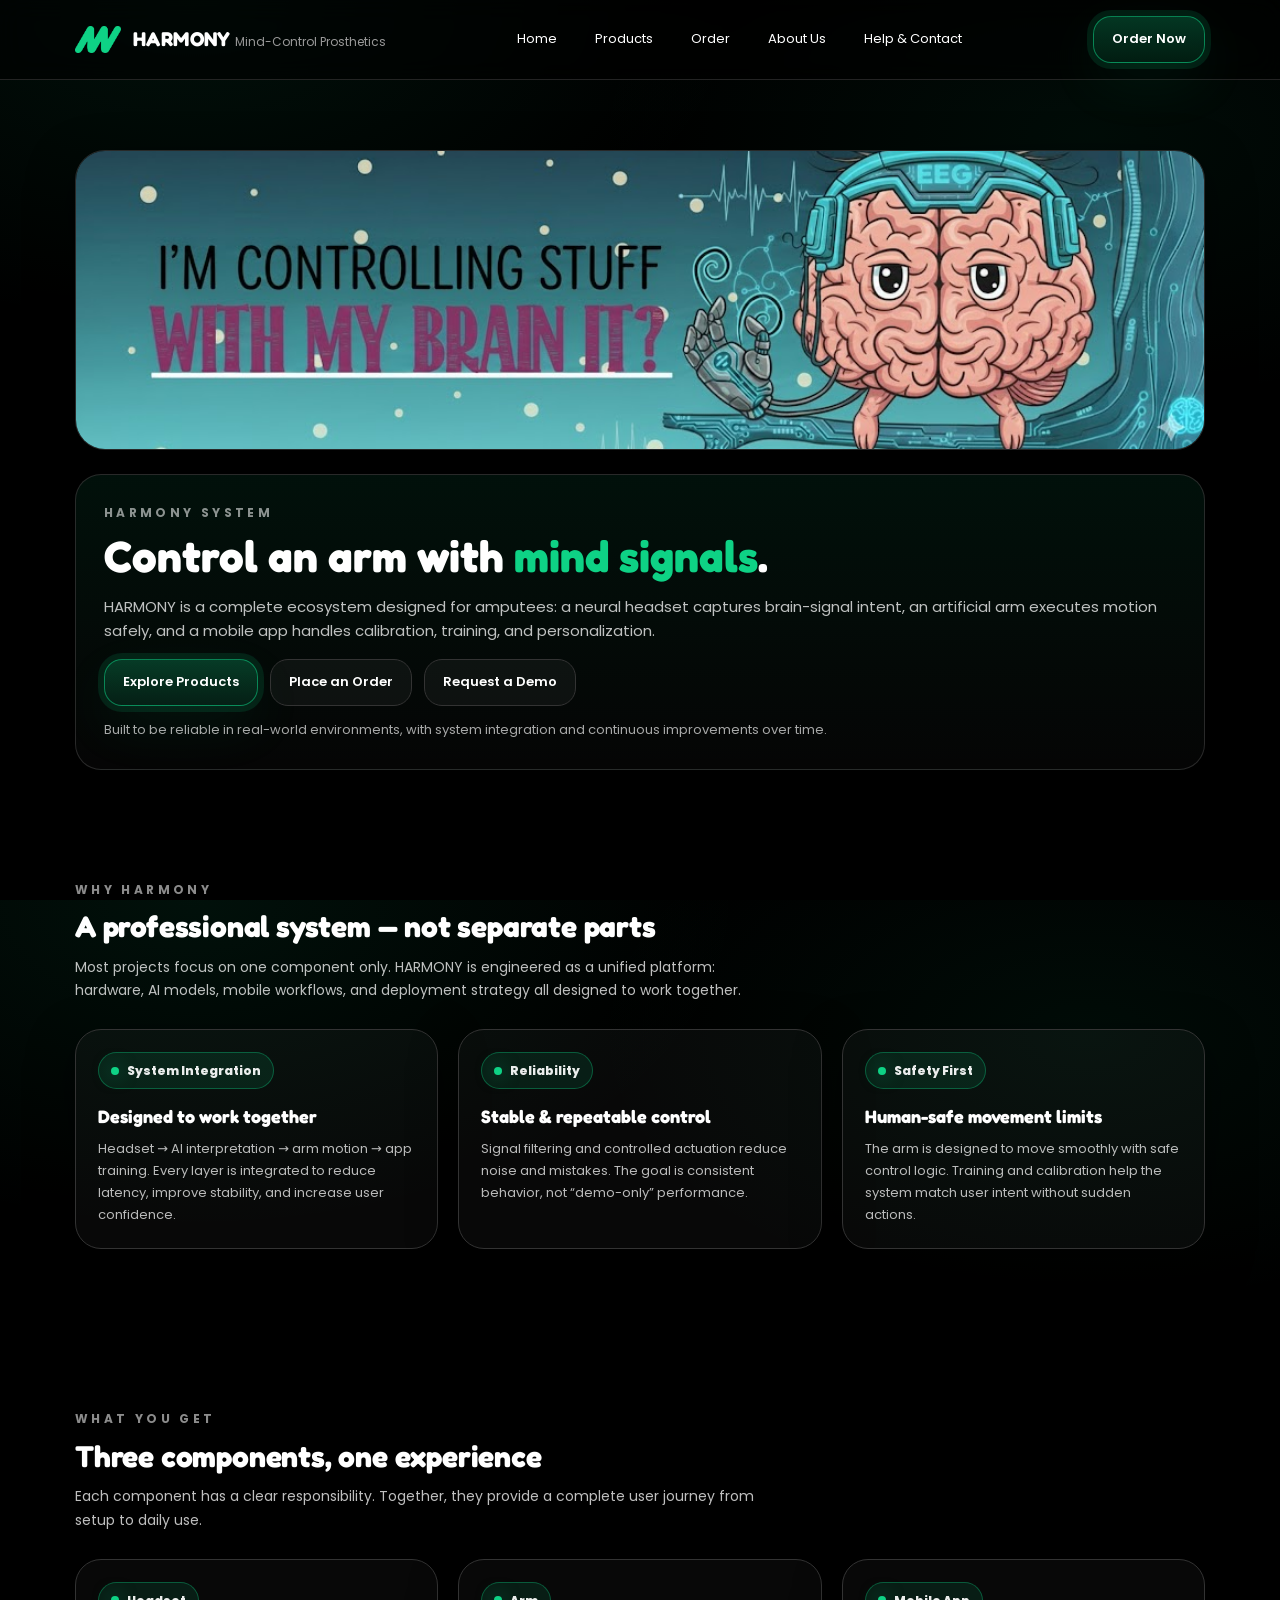
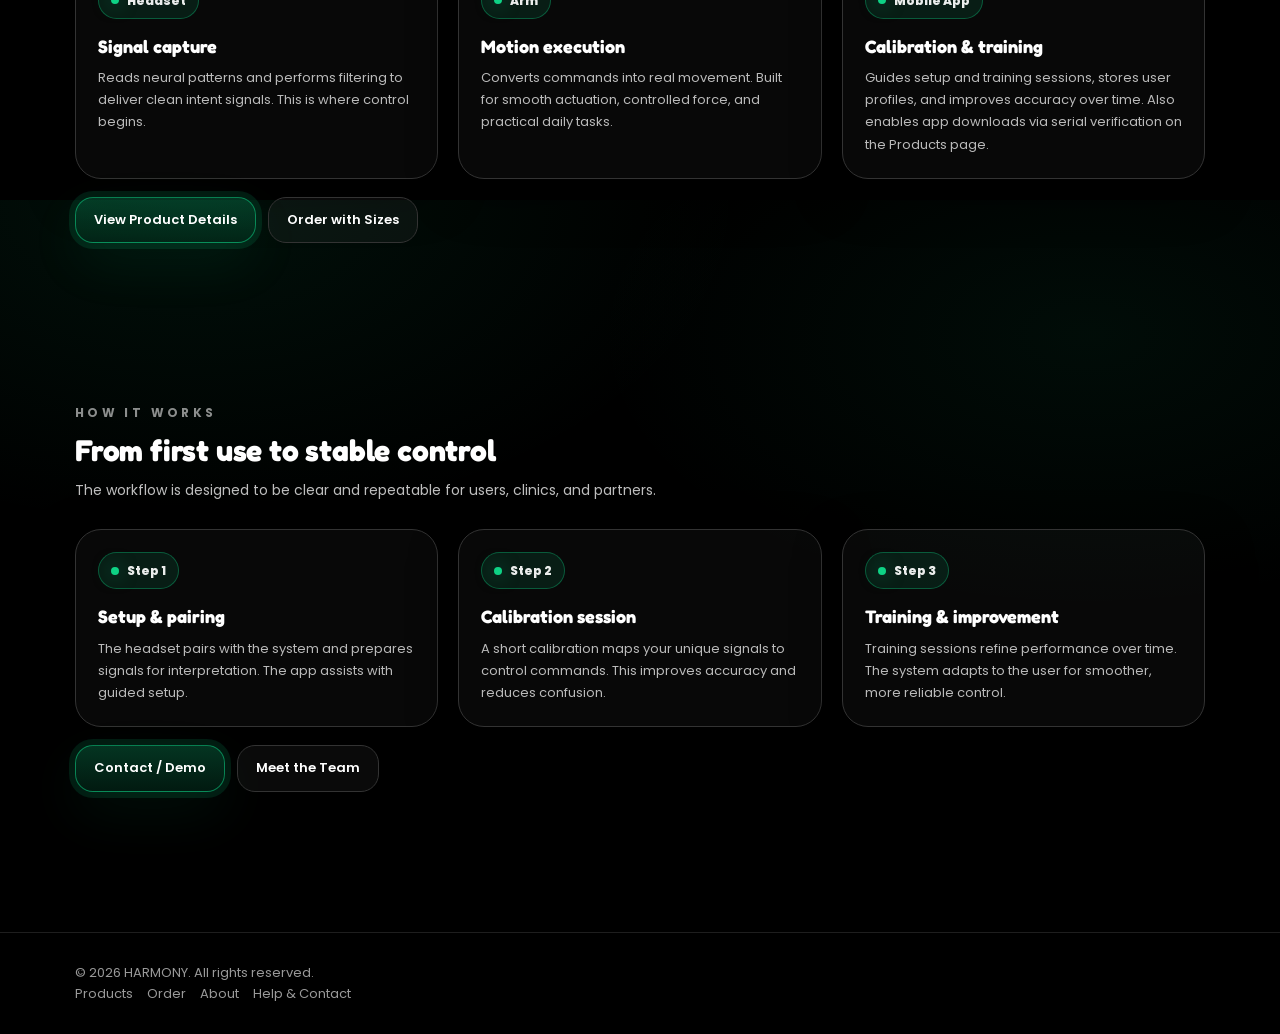
<file: index.html>
<!DOCTYPE html>
<html lang="en">

<head>
    <meta charset="utf-8" />
    <meta name="viewport" content="width=device-width, initial-scale=1" />
    <title>HARMONY — Home</title>

    <!-- Fonts: Display (CUSHY-like) + Body -->
    <link rel="preconnect" href="https://fonts.googleapis.com">
    <link rel="preconnect" href="https://fonts.gstatic.com" crossorigin>
    <link href="https://fonts.googleapis.com/css2?family=Fredoka:wght@500;600;700&family=Poppins:wght@400;600;700&display=swap" rel="stylesheet">

    <link rel="stylesheet" href="styles.css" />
</head>

<body>
    <!-- NAV -->
    <header class="nav">
        <div class="container">
            <div class="nav-inner">
                <a class="brand" href="index.html">
                    <img src="logo.png" alt="HARMONY logo" />
                    <div class="name">
                        <strong>HARMONY</strong>
                        <span>Mind-Control Prosthetics</span>
                    </div>
                </a>

                <nav class="links">
                    <a href="index.html">Home</a>
                    <a href="products.html">Products</a>
                    <a href="order.html">Order</a>
                    <a href="about.html">About Us</a>
                    <a href="help-contact.html">Help & Contact</a>
                </nav>

                <a class="btn primary" href="order.html">Order Now</a>
            </div>
        </div>
    </header>

    <!-- HERO: PHOTO FIRST -->
    <main class="hero">
        <div class="container">
            <div class="hero-grid">

                <!-- Big Banner Image FIRST -->
                <aside class="hero-media" aria-label="HARMONY Banner">
                    <img src="home.png" alt="HARMONY mind-controlled prosthetic system banner" />
                </aside>

                <!-- Text Block -->
                <section class="hero-card">
                    <p class="kicker">HARMONY SYSTEM</p>
                    <h1 class="hero-title">Control an arm with <span class="accent">mind signals</span>.</h1>
                    <p class="hero-sub">
                        HARMONY is a complete ecosystem designed for amputees: a neural headset captures brain-signal intent, an artificial arm executes motion safely, and a mobile app handles calibration, training, and personalization.
                    </p>

                    <div style="display:flex; gap:12px; flex-wrap:wrap; margin-top:16px;">
                        <a class="btn primary" href="products.html">Explore Products</a>
                        <a class="btn" href="order.html">Place an Order</a>
                        <a class="btn" href="help-contact.html">Request a Demo</a>
                    </div>

                    <p style="margin:14px 0 0; color:rgba(255,255,255,.65); font-size:13px;">
                        Built to be reliable in real-world environments, with system integration and continuous improvements over time.
                    </p>
                </section>

            </div>
        </div>
    </main>

    <!-- SECTION 1: VALUE PROPOSITION -->
    <section class="section">
        <div class="container">
            <p class="kicker">WHY HARMONY</p>
            <h2 class="h2">A professional system — not separate parts</h2>
            <p class="lead">
                Most projects focus on one component only. HARMONY is engineered as a unified platform: hardware, AI models, mobile workflows, and deployment strategy all designed to work together.
            </p>

            <div class="grid-3">
                <div class="card feature">
                    <div class="icon-pill"><span class="icon-dot"></span> System Integration</div>
                    <h3>Designed to work together</h3>
                    <p>
                        Headset → AI interpretation → arm motion → app training. Every layer is integrated to reduce latency, improve stability, and increase user confidence.
                    </p>
                </div>

                <div class="card feature">
                    <div class="icon-pill"><span class="icon-dot"></span> Reliability</div>
                    <h3>Stable & repeatable control</h3>
                    <p>
                        Signal filtering and controlled actuation reduce noise and mistakes. The goal is consistent behavior, not “demo-only” performance.
                    </p>
                </div>

                <div class="card feature">
                    <div class="icon-pill"><span class="icon-dot"></span> Safety First</div>
                    <h3>Human-safe movement limits</h3>
                    <p>
                        The arm is designed to move smoothly with safe control logic. Training and calibration help the system match user intent without sudden actions.
                    </p>
                </div>
            </div>
        </div>
    </section>

    <!-- SECTION 2: COMPONENTS (3 PARTS) -->
    <section class="section">
        <div class="container">
            <p class="kicker">WHAT YOU GET</p>
            <h2 class="h2">Three components, one experience</h2>
            <p class="lead">
                Each component has a clear responsibility. Together, they provide a complete user journey from setup to daily use.
            </p>

            <div class="grid-3">
                <div class="card feature">
                    <div class="icon-pill"><span class="icon-dot"></span> Headset</div>
                    <h3>Signal capture</h3>
                    <p>
                        Reads neural patterns and performs filtering to deliver clean intent signals. This is where control begins.
                    </p>
                </div>

                <div class="card feature">
                    <div class="icon-pill"><span class="icon-dot"></span> Arm</div>
                    <h3>Motion execution</h3>
                    <p>
                        Converts commands into real movement. Built for smooth actuation, controlled force, and practical daily tasks.
                    </p>
                </div>

                <div class="card feature">
                    <div class="icon-pill"><span class="icon-dot"></span> Mobile App</div>
                    <h3>Calibration & training</h3>
                    <p>
                        Guides setup and training sessions, stores user profiles, and improves accuracy over time. Also enables app downloads via serial verification on the Products page.
                    </p>
                </div>
            </div>

            <div style="margin-top:18px; display:flex; gap:12px; flex-wrap:wrap;">
                <a class="btn primary" href="products.html">View Product Details</a>
                <a class="btn" href="order.html">Order with Sizes</a>
            </div>
        </div>
    </section>

    <!-- SECTION 3: HOW IT WORKS -->
    <section class="section">
        <div class="container">
            <p class="kicker">HOW IT WORKS</p>
            <h2 class="h2">From first use to stable control</h2>
            <p class="lead">
                The workflow is designed to be clear and repeatable for users, clinics, and partners.
            </p>

            <div class="grid-3">
                <div class="card feature">
                    <div class="icon-pill"><span class="icon-dot"></span> Step 1</div>
                    <h3>Setup & pairing</h3>
                    <p>
                        The headset pairs with the system and prepares signals for interpretation. The app assists with guided setup.
                    </p>
                </div>

                <div class="card feature">
                    <div class="icon-pill"><span class="icon-dot"></span> Step 2</div>
                    <h3>Calibration session</h3>
                    <p>
                        A short calibration maps your unique signals to control commands. This improves accuracy and reduces confusion.
                    </p>
                </div>

                <div class="card feature">
                    <div class="icon-pill"><span class="icon-dot"></span> Step 3</div>
                    <h3>Training & improvement</h3>
                    <p>
                        Training sessions refine performance over time. The system adapts to the user for smoother, more reliable control.
                    </p>
                </div>
            </div>

            <div style="margin-top:18px; display:flex; gap:12px; flex-wrap:wrap;">
                <a class="btn primary" href="help-contact.html">Contact / Demo</a>
                <a class="btn" href="about.html">Meet the Team</a>
            </div>
        </div>
    </section>

    <!-- FOOTER -->
    <footer class="footer">
        <div class="container">
            <div class="footer-inner">
                <div>© <span id="year"></span> HARMONY. All rights reserved.</div>
                <div style="display:flex; gap:14px; flex-wrap:wrap;">
                    <a href="products.html">Products</a>
                    <a href="order.html">Order</a>
                    <a href="about.html">About</a>
                    <a href="help-contact.html">Help & Contact</a>
                </div>
            </div>
        </div>
    </footer>

    <script src="app.js"></script>
    <script>
        document.getElementById("year").textContent = new Date().getFullYear();
    </script>
</body>

</html>
</file>
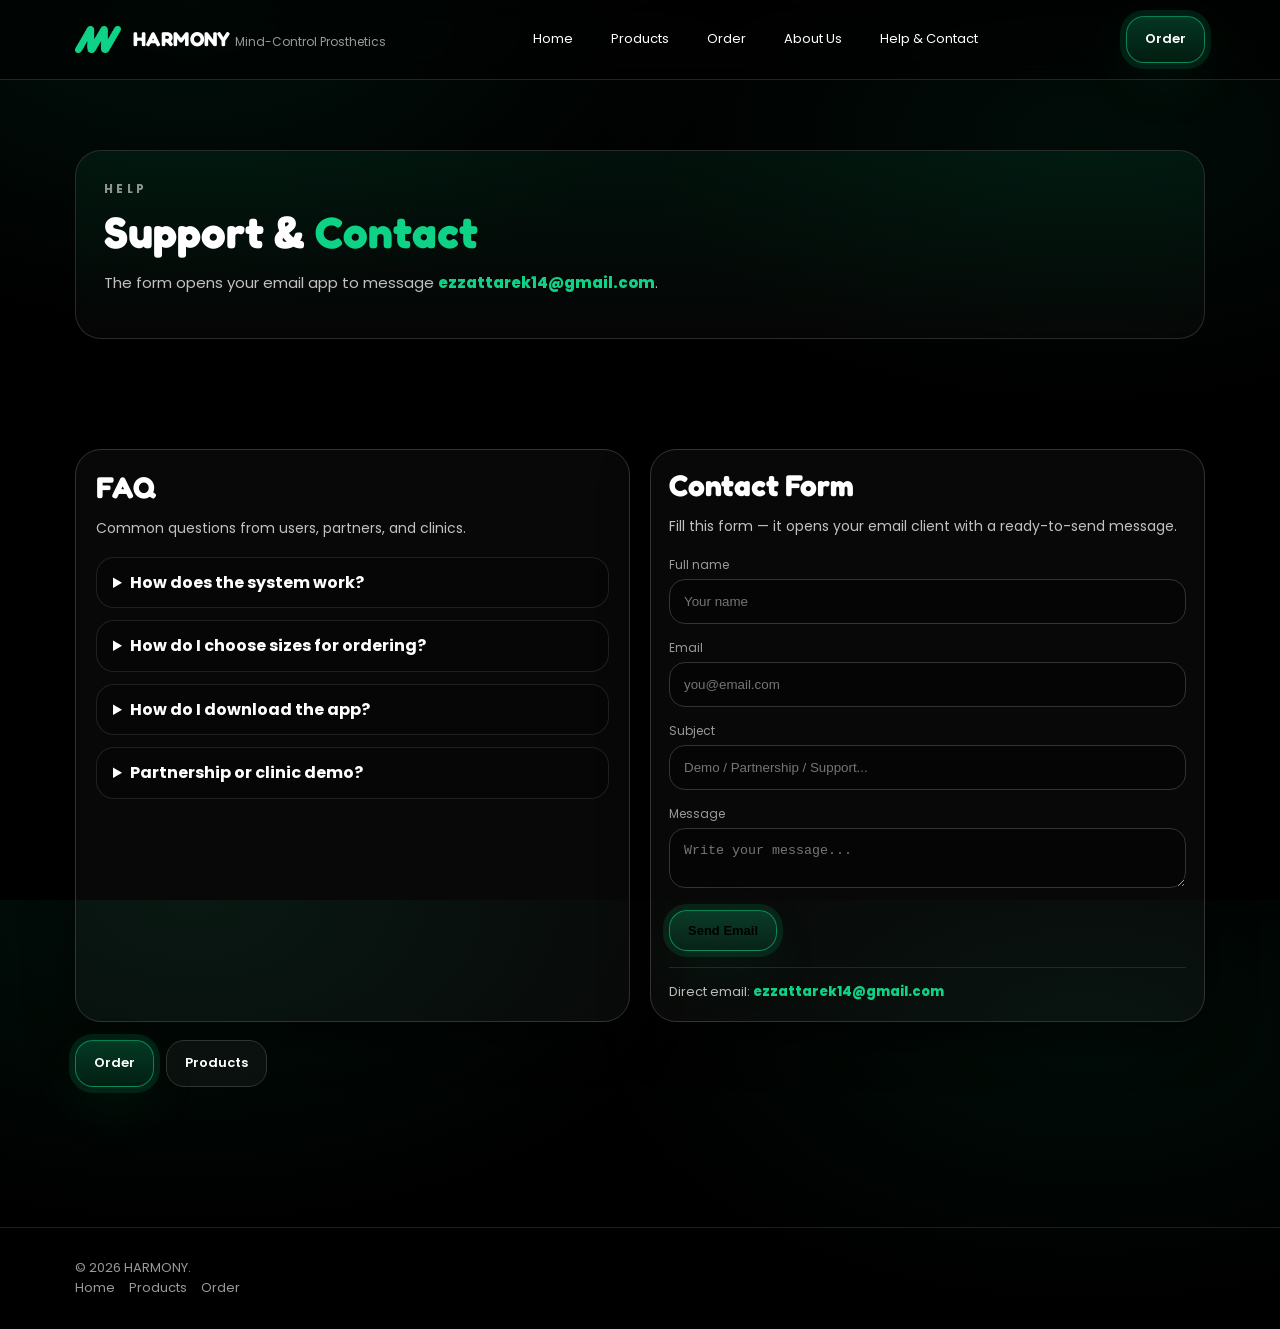
<file: help-contact.html>
<!DOCTYPE html>
<html lang="en">

<head>
    <meta charset="utf-8" />
    <meta name="viewport" content="width=device-width, initial-scale=1" />
    <title>HARMONY — Help & Contact</title>

    <link rel="preconnect" href="https://fonts.googleapis.com">
    <link rel="preconnect" href="https://fonts.gstatic.com" crossorigin>
    <link href="https://fonts.googleapis.com/css2?family=Fredoka:wght@500;600;700&family=Poppins:wght@400;600;700&display=swap" rel="stylesheet">

    <link rel="stylesheet" href="styles.css" />
</head>

<body>
    <header class="nav">
        <div class="container">
            <div class="nav-inner">
                <a class="brand" href="index.html">
                    <img src="logo.png" alt="HARMONY logo" />
                    <div class="name">
                        <strong>HARMONY</strong>
                        <span>Mind-Control Prosthetics</span>
                    </div>
                </a>

                <nav class="links">
                    <a href="index.html">Home</a>
                    <a href="products.html">Products</a>
                    <a href="order.html">Order</a>
                    <a href="about.html">About Us</a>
                    <a href="help-contact.html">Help & Contact</a>
                </nav>

                <a class="btn primary" href="order.html">Order</a>
            </div>
        </div>
    </header>

    <main class="hero">
        <div class="container">
            <div class="hero-card">
                <p class="kicker">Help</p>
                <h1 class="hero-title">Support & <span class="accent">Contact</span></h1>
                <p class="hero-sub">
                    The form opens your email app to message <span class="accent" style="font-weight:800;">ezzattarek14@gmail.com</span>.
                </p>
            </div>
        </div>
    </main>

    <section class="section">
        <div class="container">
            <div class="grid-2">
                <div class="card faq">
                    <h2 class="h2">FAQ</h2>
                    <p class="lead" style="margin-bottom:16px;">Common questions from users, partners, and clinics.</p>

                    <details>
                        <summary>How does the system work?</summary>
                        <p>
                            The headset captures signal patterns, the AI model interprets intent, and the arm executes movement. The mobile app calibrates and improves control over time.
                        </p>
                    </details>

                    <details>
                        <summary>How do I choose sizes for ordering?</summary>
                        <p>
                            Use the Order page to select head size, arm size, hand size, and arm side (right/left). For best accuracy, follow clinician measurements.
                        </p>
                    </details>

                    <details>
                        <summary>How do I download the app?</summary>
                        <p>
                            On the Products page, enter your device serial number to unlock download links.
                        </p>
                    </details>

                    <details>
                        <summary>Partnership or clinic demo?</summary>
                        <p>
                            Send a message with your organization name, country, and intended use case. We will reply with next steps.
                        </p>
                    </details>
                </div>

                <div class="card" style="padding:18px;">
                    <h2 class="h2">Contact Form</h2>
                    <p class="lead" style="margin-bottom:16px;">
                        Fill this form — it opens your email client with a ready-to-send message.
                    </p>

                    <form id="contactForm">
                        <div class="field">
                            <div class="label">Full name</div>
                            <input class="input" id="name" placeholder="Your name" required />
                        </div>

                        <div class="field">
                            <div class="label">Email</div>
                            <input class="input" id="email" type="email" placeholder="you@email.com" required />
                        </div>

                        <div class="field">
                            <div class="label">Subject</div>
                            <input class="input" id="subject" placeholder="Demo / Partnership / Support..." />
                        </div>

                        <div class="field">
                            <div class="label">Message</div>
                            <textarea class="input" id="message" placeholder="Write your message..." required></textarea>
                        </div>

                        <button class="btn primary" type="submit">Send Email</button>
                        <p id="formNote" class="note"></p>
                    </form>

                    <div style="margin-top:14px; border-top:1px solid rgba(51,51,51,.7); padding-top:14px;">
                        <p style="margin:0; color:rgba(255,255,255,.72); font-size:13px;">
                            Direct email: <span class="accent" style="font-weight:800;">ezzattarek14@gmail.com</span>
                        </p>
                    </div>
                </div>
            </div>

            <div style="margin-top:18px; display:flex; gap:12px; flex-wrap:wrap;">
                <a class="btn primary" href="order.html">Order</a>
                <a class="btn" href="products.html">Products</a>
            </div>
        </div>
    </section>

    <footer class="footer">
        <div class="container">
            <div class="footer-inner">
                <div>© <span id="year"></span> HARMONY.</div>
                <div style="display:flex; gap:14px; flex-wrap:wrap;">
                    <a href="index.html">Home</a>
                    <a href="products.html">Products</a>
                    <a href="order.html">Order</a>
                </div>
            </div>
        </div>
    </footer>

    <script src="app.js"></script>
    <script>
        document.getElementById("year").textContent = new Date().getFullYear();
    </script>
</body>

</html>
</file>
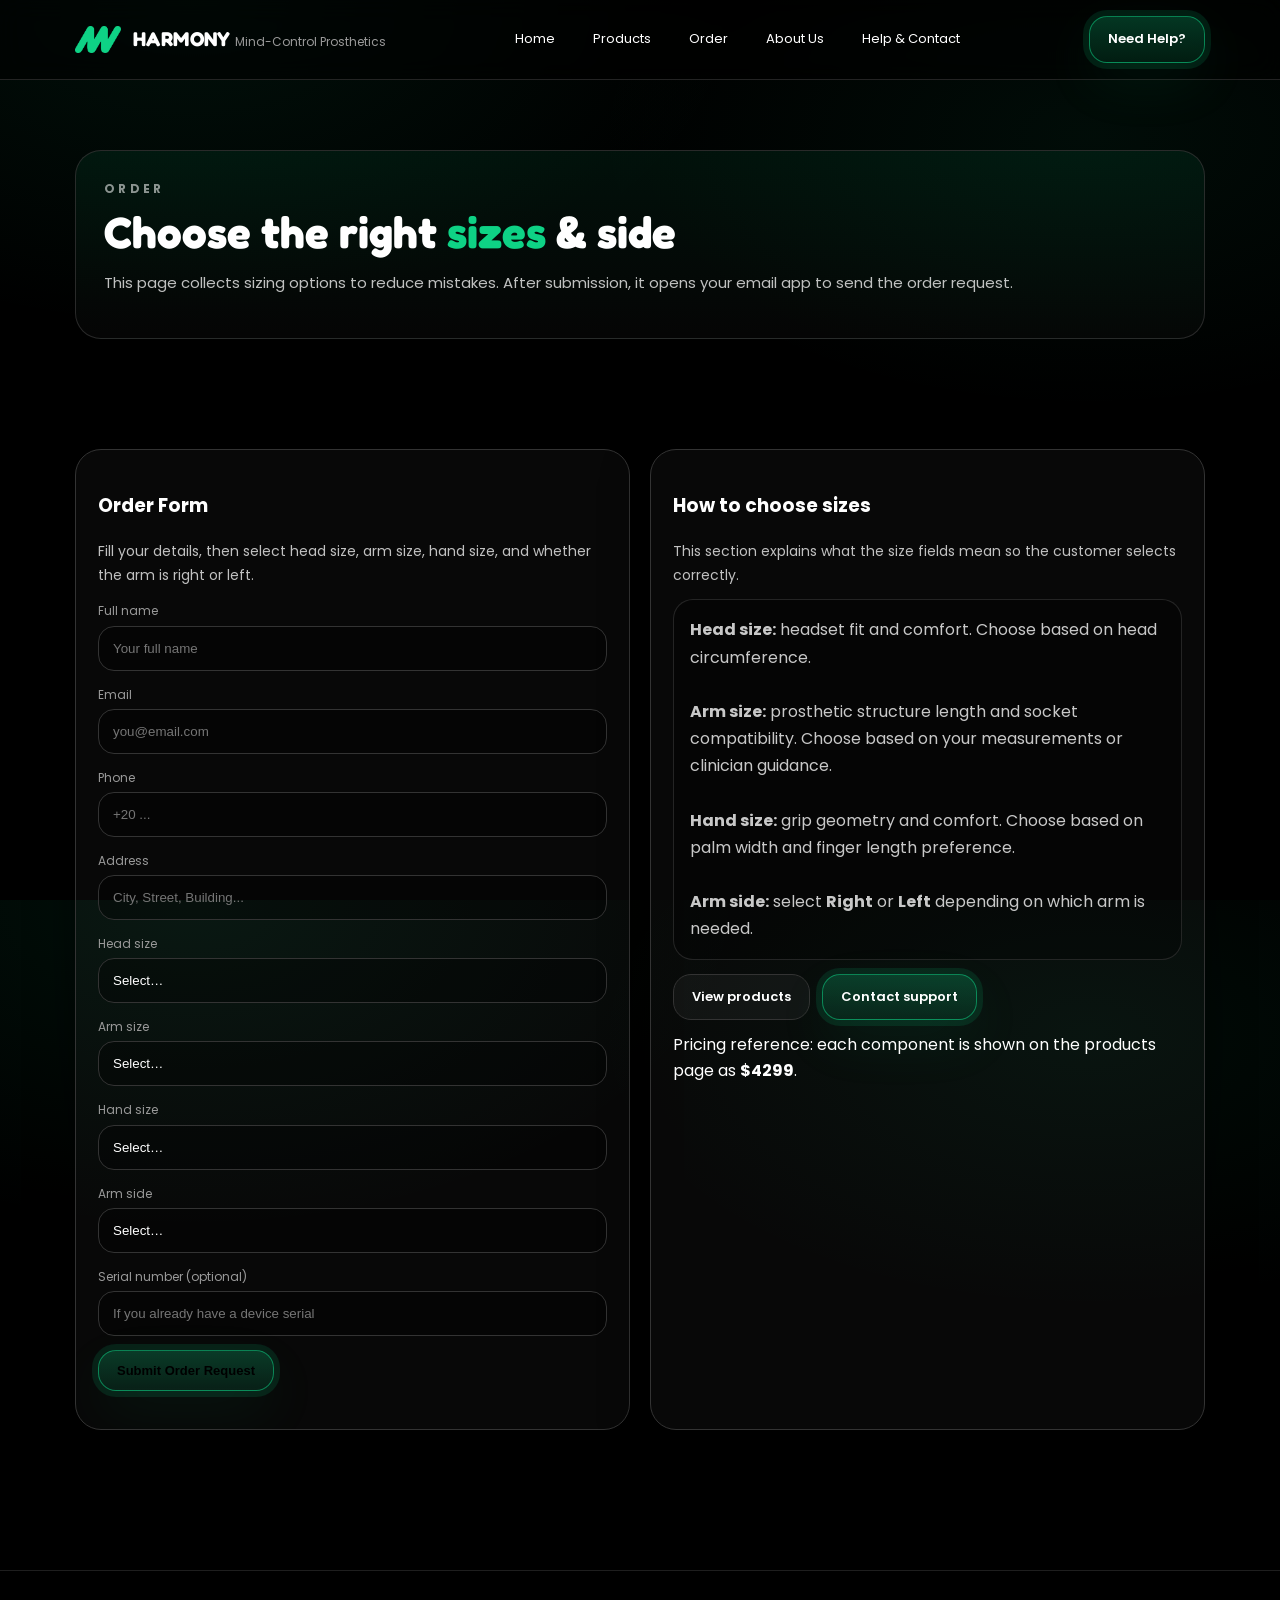
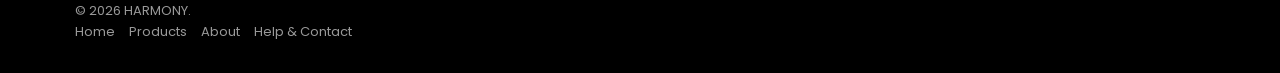
<file: order.html>
<!DOCTYPE html>
<html lang="en">

<head>
    <meta charset="utf-8" />
    <meta name="viewport" content="width=device-width, initial-scale=1" />
    <title>HARMONY — Order</title>

    <link rel="preconnect" href="https://fonts.googleapis.com">
    <link rel="preconnect" href="https://fonts.gstatic.com" crossorigin>
    <link href="https://fonts.googleapis.com/css2?family=Fredoka:wght@500;600;700&family=Poppins:wght@400;600;700&display=swap" rel="stylesheet">

    <link rel="stylesheet" href="styles.css" />
</head>

<body>
    <header class="nav">
        <div class="container">
            <div class="nav-inner">
                <a class="brand" href="index.html">
                    <img src="logo.png" alt="HARMONY logo" />
                    <div class="name">
                        <strong>HARMONY</strong>
                        <span>Mind-Control Prosthetics</span>
                    </div>
                </a>

                <nav class="links">
                    <a href="index.html">Home</a>
                    <a href="products.html">Products</a>
                    <a href="order.html">Order</a>
                    <a href="about.html">About Us</a>
                    <a href="help-contact.html">Help & Contact</a>
                </nav>

                <a class="btn primary" href="help-contact.html">Need Help?</a>
            </div>
        </div>
    </header>

    <main class="hero">
        <div class="container">
            <div class="hero-card">
                <p class="kicker">Order</p>
                <h1 class="hero-title">Choose the right <span class="accent">sizes</span> & side</h1>
                <p class="hero-sub">
                    This page collects sizing options to reduce mistakes. After submission, it opens your email app to send the order request.
                </p>
            </div>
        </div>
    </main>

    <section class="section">
        <div class="container">
            <div class="grid-2">
                <div class="card order">
                    <h3>Order Form</h3>
                    <p class="lead" style="margin-bottom:14px;">
                        Fill your details, then select head size, arm size, hand size, and whether the arm is right or left.
                    </p>

                    <form id="orderForm">
                        <div class="field">
                            <div class="label">Full name</div>
                            <input class="input" id="o_name" required placeholder="Your full name" />
                        </div>

                        <div class="field">
                            <div class="label">Email</div>
                            <input class="input" id="o_email" type="email" required placeholder="you@email.com" />
                        </div>

                        <div class="field">
                            <div class="label">Phone</div>
                            <input class="input" id="o_phone" required placeholder="+20 ..." />
                        </div>

                        <div class="field">
                            <div class="label">Address</div>
                            <input class="input" id="o_address" required placeholder="City, Street, Building..." />
                        </div>

                        <div class="field">
                            <div class="label">Head size</div>
                            <select class="input" id="head_size" required>
                <option value="">Select…</option>
                <option>Small</option>
                <option>Medium</option>
                <option>Large</option>
              </select>
                        </div>

                        <div class="field">
                            <div class="label">Arm size</div>
                            <select class="input" id="arm_size" required>
                <option value="">Select…</option>
                <option>Small</option>
                <option>Medium</option>
                <option>Large</option>
              </select>
                        </div>

                        <div class="field">
                            <div class="label">Hand size</div>
                            <select class="input" id="hand_size" required>
                <option value="">Select…</option>
                <option>Small</option>
                <option>Medium</option>
                <option>Large</option>
              </select>
                        </div>

                        <div class="field">
                            <div class="label">Arm side</div>
                            <select class="input" id="arm_side" required>
                <option value="">Select…</option>
                <option>Right</option>
                <option>Left</option>
              </select>
                        </div>

                        <div class="field">
                            <div class="label">Serial number (optional)</div>
                            <input class="input" id="o_serial" placeholder="If you already have a device serial" />
                        </div>

                        <button class="btn primary" type="submit">Submit Order Request</button>
                        <p id="orderNote" class="note"></p>
                    </form>
                </div>

                <div class="card order">
                    <h3>How to choose sizes</h3>
                    <p class="lead" style="margin-bottom:12px;">
                        This section explains what the size fields mean so the customer selects correctly.
                    </p>

                    <div class="total-box">
                        <b>Head size:</b> headset fit and comfort. Choose based on head circumference.<br><br>
                        <b>Arm size:</b> prosthetic structure length and socket compatibility. Choose based on your measurements or clinician guidance.<br><br>
                        <b>Hand size:</b> grip geometry and comfort. Choose based on palm width and finger length preference.<br><br>
                        <b>Arm side:</b> select <b>Right</b> or <b>Left</b> depending on which arm is needed.
                    </div>

                    <div style="margin-top:14px; display:flex; gap:12px; flex-wrap:wrap;">
                        <a class="btn" href="products.html">View products</a>
                        <a class="btn primary" href="help-contact.html">Contact support</a>
                    </div>

                    <p class="note" style="margin-top:12px;">
                        Pricing reference: each component is shown on the products page as <b>$4299</b>.
                    </p>
                </div>
            </div>
        </div>
    </section>

    <footer class="footer">
        <div class="container">
            <div class="footer-inner">
                <div>© <span id="year"></span> HARMONY.</div>
                <div style="display:flex; gap:14px; flex-wrap:wrap;">
                    <a href="index.html">Home</a>
                    <a href="products.html">Products</a>
                    <a href="about.html">About</a>
                    <a href="help-contact.html">Help & Contact</a>
                </div>
            </div>
        </div>
    </footer>

    <script src="app.js"></script>
    <script>
        document.getElementById("year").textContent = new Date().getFullYear();
    </script>
</body>

</html>
</file>
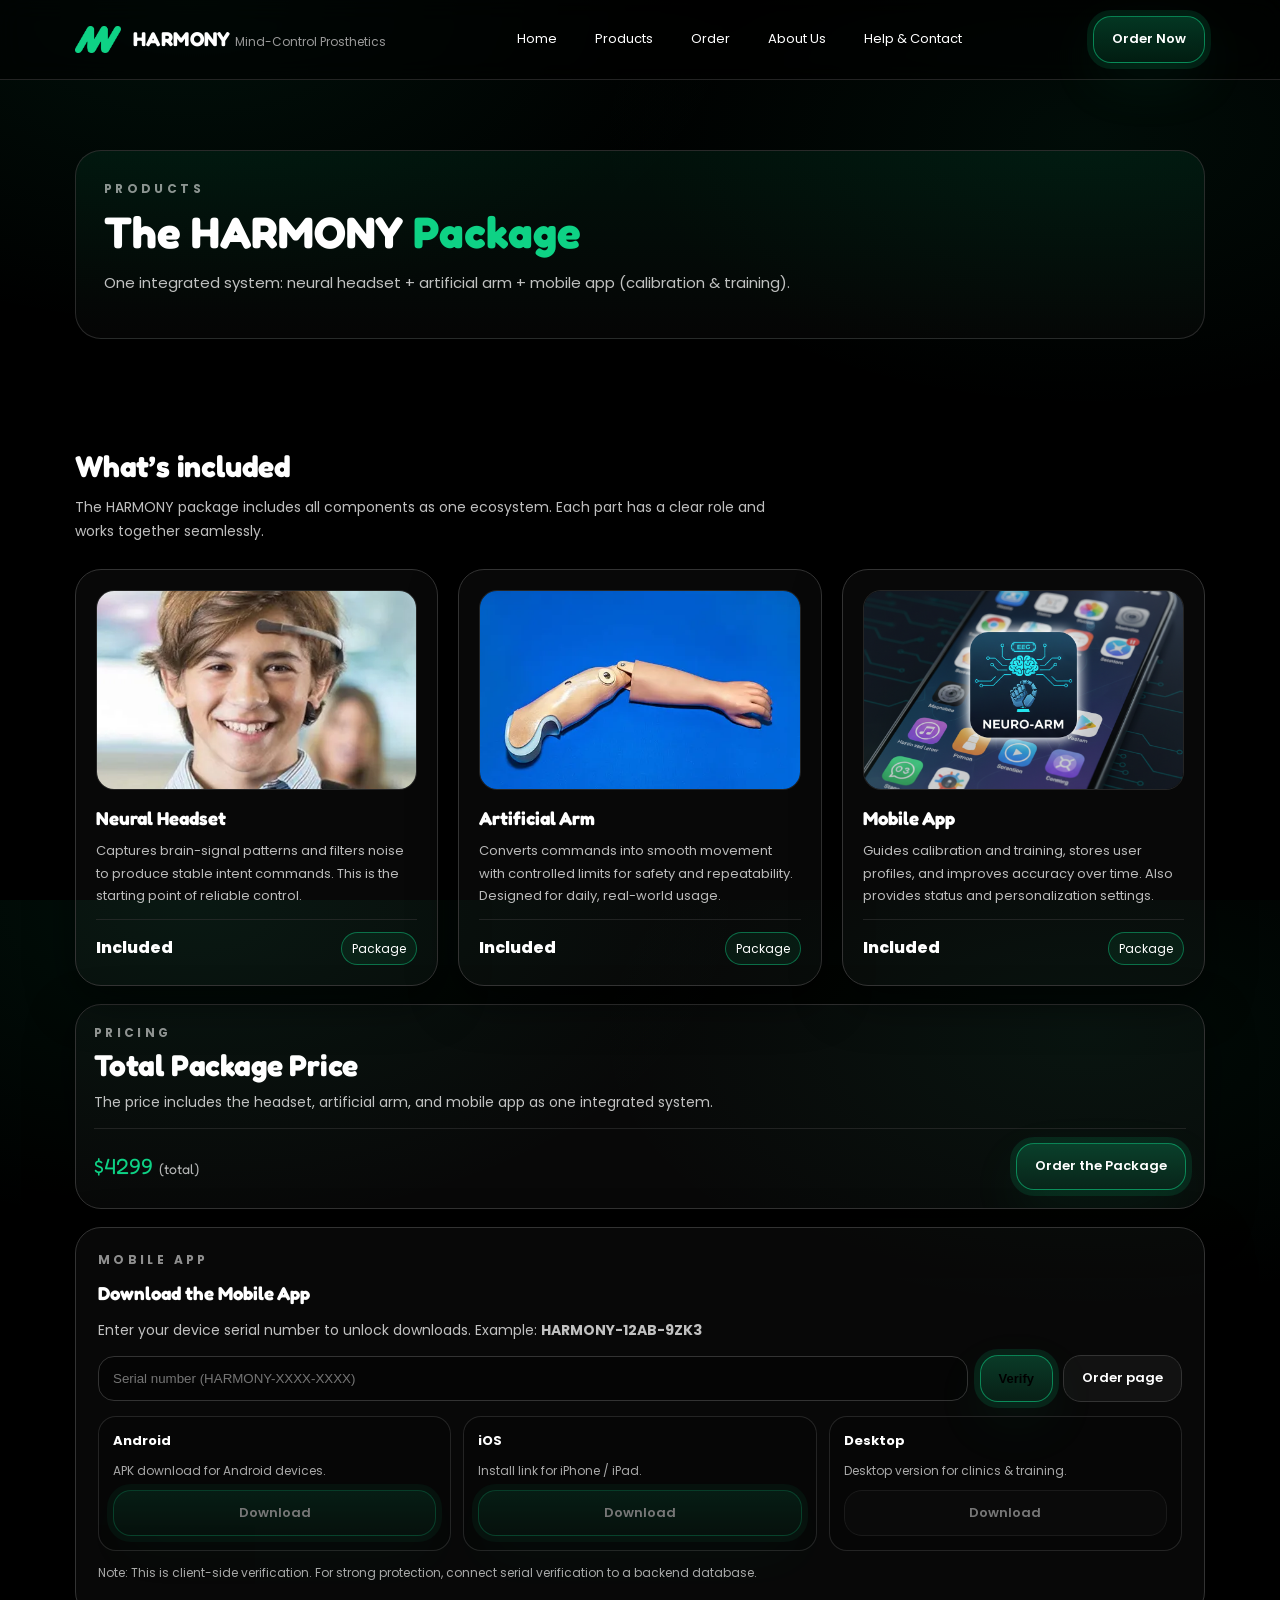
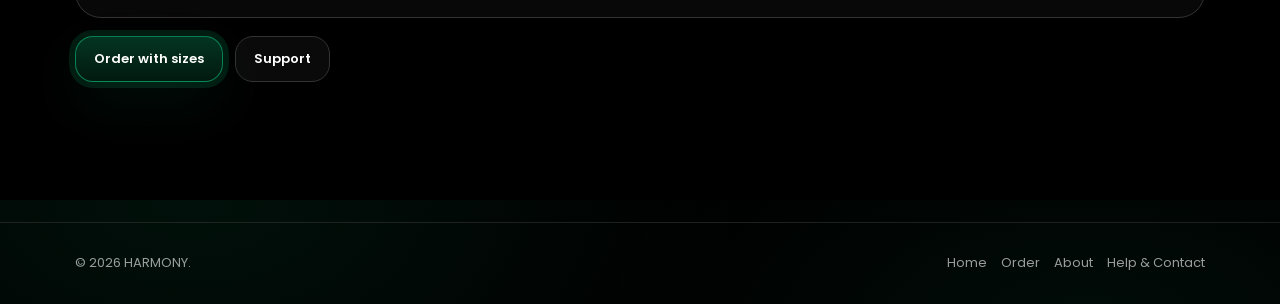
<file: products.html>
<!DOCTYPE html>
<html lang="en">

<head>
    <meta charset="utf-8" />
    <meta name="viewport" content="width=device-width, initial-scale=1" />
    <title>HARMONY — Products</title>

    <link rel="preconnect" href="https://fonts.googleapis.com">
    <link rel="preconnect" href="https://fonts.gstatic.com" crossorigin>
    <link href="https://fonts.googleapis.com/css2?family=Fredoka:wght@500;600;700&family=Poppins:wght@400;600;700&display=swap" rel="stylesheet">

    <link rel="stylesheet" href="styles.css" />
</head>

<body>
    <header class="nav">
        <div class="container">
            <div class="nav-inner">
                <a class="brand" href="index.html">
                    <img src="logo.png" alt="HARMONY logo" />
                    <div class="name">
                        <strong>HARMONY</strong>
                        <span>Mind-Control Prosthetics</span>
                    </div>
                </a>

                <nav class="links">
                    <a href="index.html">Home</a>
                    <a href="products.html">Products</a>
                    <a href="order.html">Order</a>
                    <a href="about.html">About Us</a>
                    <a href="help-contact.html">Help & Contact</a>
                </nav>

                <a class="btn primary" href="order.html">Order Now</a>
            </div>
        </div>
    </header>

    <main class="hero">
        <div class="container">
            <div class="hero-card">
                <p class="kicker">Products</p>
                <h1 class="hero-title">The HARMONY <span class="accent">Package</span></h1>
                <p class="hero-sub">
                    One integrated system: neural headset + artificial arm + mobile app (calibration & training).
                </p>
            </div>
        </div>
    </main>

    <section class="section">
        <div class="container">
            <h2 class="h2">What’s included</h2>
            <p class="lead">
                The HARMONY package includes all components as one ecosystem. Each part has a clear role and works together seamlessly.
            </p>

            <div class="grid-3">
                <article class="card product">
                    <img src="1.png" alt="HARMONY Headset" />
                    <h3>Neural Headset</h3>
                    <p>
                        Captures brain-signal patterns and filters noise to produce stable intent commands. This is the starting point of reliable control.
                    </p>
                    <div class="price-row">
                        <span class="price">Included</span>
                        <span class="badge">Package</span>
                    </div>
                </article>

                <article class="card product">
                    <img src="2.png" alt="HARMONY Prosthetic Arm" />
                    <h3>Artificial Arm</h3>
                    <p>
                        Converts commands into smooth movement with controlled limits for safety and repeatability. Designed for daily, real-world usage.
                    </p>
                    <div class="price-row">
                        <span class="price">Included</span>
                        <span class="badge">Package</span>
                    </div>
                </article>

                <article class="card product">
                    <img src="3.png" alt="HARMONY Mobile App" />
                    <h3>Mobile App</h3>
                    <p>
                        Guides calibration and training, stores user profiles, and improves accuracy over time. Also provides status and personalization settings.
                    </p>
                    <div class="price-row">
                        <span class="price">Included</span>
                        <span class="badge">Package</span>
                    </div>
                </article>
            </div>

            <!-- TOTAL PACKAGE PRICE -->
            <div style="height:18px"></div>

            <div class="card" style="padding:18px;">
                <p class="kicker" style="margin-bottom:6px;">Pricing</p>
                <h2 class="h2" style="margin-bottom:8px;">Total Package Price</h2>
                <p class="lead" style="margin-bottom:14px;">
                    The price includes the headset, artificial arm, and mobile app as one integrated system.
                </p>

                <div style="
          display:flex; align-items:center; justify-content:space-between; gap:12px;
          border-top:1px solid rgba(51,51,51,.6); padding-top:14px;">
                    <div style="font-family:var(--font-display); font-size:22px;">
                        <span class="accent">$4299</span> <span style="color:rgba(255,255,255,.7); font-size:14px;">(total)</span>
                    </div>
                    <a class="btn primary" href="order.html">Order the Package</a>
                </div>
            </div>

            <!-- APP DOWNLOAD BOX (REDESIGNED) -->
            <div style="height:18px"></div>

            <div class="card gate">
                <p class="kicker">Mobile App</p>
                <h3>Download the Mobile App</h3>
                <p class="lead" style="margin-bottom:10px;">
                    Enter your device serial number to unlock downloads. Example: <b>HARMONY-12AB-9ZK3</b>
                </p>

                <div class="gate-grid">
                    <input class="input" id="serialInput" placeholder="Serial number (HARMONY-XXXX-XXXX)" />
                    <div class="gate-actions">
                        <button class="btn primary" id="serialCheckBtn" type="button">Verify</button>
                        <a class="btn" href="order.html">Order page</a>
                    </div>
                </div>

                <div id="serialMsg" class="serial-msg"></div>

                <div class="download-grid">
                    <div class="download-card">
                        <strong>Android</strong>
                        <span>APK download for Android devices.</span>
                        <a class="btn primary" aria-disabled="true" data-download href="app-android.apk">Download</a>
                    </div>

                    <div class="download-card">
                        <strong>iOS</strong>
                        <span>Install link for iPhone / iPad.</span>
                        <a class="btn primary" aria-disabled="true" data-download href="app-ios-link.txt">Download</a>
                    </div>

                    <div class="download-card">
                        <strong>Desktop</strong>
                        <span>Desktop version for clinics & training.</span>
                        <a class="btn" aria-disabled="true" data-download href="app-windows.exe">Download</a>
                    </div>
                </div>

                <p class="serial-msg" style="margin-top:12px;">
                    Note: This is client-side verification. For strong protection, connect serial verification to a backend database.
                </p>
            </div>

            <div style="margin-top:18px; display:flex; gap:12px; flex-wrap:wrap;">
                <a class="btn primary" href="order.html">Order with sizes</a>
                <a class="btn" href="help-contact.html">Support</a>
            </div>
        </div>
    </section>

    <footer class="footer">
        <div class="container">
            <div class="footer-inner" style="display:flex; justify-content:space-between; gap:14px; flex-wrap:wrap;">
                <div>© <span id="year"></span> HARMONY.</div>
                <div style="display:flex; gap:14px; flex-wrap:wrap;">
                    <a href="index.html">Home</a>
                    <a href="order.html">Order</a>
                    <a href="about.html">About</a>
                    <a href="help-contact.html">Help & Contact</a>
                </div>
            </div>
        </div>
    </footer>

    <script src="app.js"></script>
    <script>
        document.getElementById("year").textContent = new Date().getFullYear();
    </script>
</body>

</html>
</file>
<file: styles.css>
:root {
    --primary: #0ED285;
    --primary-dark: #116F4A;
    --bg: #000000;
    --surface: #1A1A1A;
    --surface-2: #222222;
    --border: #333333;
    --text: #FFFFFF;
    --muted: #999999;
    --radius: 26px;
    --pad: 25px;
    --max: 1180px;
    --shadow: 0 15px 45px rgba(0, 0, 0, .55);
    --glow: 0 0 0 6px rgba(14, 210, 133, .12), 0 20px 55px rgba(14, 210, 133, .08);
    --font-body: "Poppins", system-ui, -apple-system, Segoe UI, Roboto, Arial, sans-serif;
    --font-display: "Fredoka", "Poppins", sans-serif;
}

* {
    box-sizing: border-box
}

html,
body {
    height: 100%
}

body {
    margin: 0;
    font-family: var(--font-body);
    background: radial-gradient(1000px 600px at 15% 0%, rgba(14, 210, 133, .08), transparent 55%), radial-gradient(900px 500px at 85% 15%, rgba(14, 210, 133, .06), transparent 55%), var(--bg);
    color: var(--text);
    line-height: 1.6;
}

a {
    text-decoration: none;
    color: inherit
}

img {
    max-width: 100%;
    display: block
}

.container {
    width: 100%;
    max-width: var(--max);
    margin: 0 auto;
    padding: 0 var(--pad);
}

.section {
    padding: 80px 0
}


/* ===== Typography helpers ===== */

.kicker {
    font-size: 12px;
    letter-spacing: .28em;
    text-transform: uppercase;
    color: rgba(255, 255, 255, .55);
    margin: 0 0 10px;
    font-weight: 700;
}

.h2 {
    font-family: var(--font-display);
    font-size: 30px;
    margin: 0 0 12px;
    line-height: 1.15;
    letter-spacing: -.2px;
}

.lead {
    margin: 0 0 26px;
    color: rgba(255, 255, 255, .75);
    max-width: 78ch;
    font-size: 14px;
    line-height: 1.7;
}

.accent {
    color: var(--primary)
}


/* ================= NAV ================= */

.nav {
    position: sticky;
    top: 0;
    z-index: 100;
    backdrop-filter: blur(12px);
    background: rgba(0, 0, 0, .55);
    border-bottom: 1px solid rgba(51, 51, 51, .7);
}

.nav-inner {
    display: flex;
    align-items: center;
    justify-content: space-between;
    padding: 16px 0;
    gap: 20px;
    flex-wrap: wrap;
}

.brand {
    display: flex;
    align-items: center;
    gap: 12px;
}

.brand img {
    width: 46px;
    height: 46px;
    object-fit: contain;
}

.brand strong {
    font-family: var(--font-display);
    font-size: 20px;
    letter-spacing: .4px;
}

.brand span {
    font-size: 12px;
    color: var(--muted);
}

.links {
    display: flex;
    gap: 12px;
    flex-wrap: wrap;
}

.links a {
    font-size: 13px;
    padding: 8px 12px;
    border-radius: 14px;
    border: 1px solid transparent;
    transition: .25s ease;
}

.links a:hover {
    background: rgba(255, 255, 255, .05)
}

.links a.active {
    border-color: rgba(14, 210, 133, .4);
    background: rgba(14, 210, 133, .1);
}


/* ================= BUTTONS ================= */

.btn {
    display: inline-flex;
    align-items: center;
    justify-content: center;
    padding: 12px 18px;
    border-radius: 18px;
    border: 1px solid var(--border);
    background: rgba(255, 255, 255, .04);
    font-weight: 600;
    font-size: 13px;
    cursor: pointer;
    transition: .2s ease;
}

.btn:hover {
    transform: translateY(-2px)
}

.btn.primary {
    border-color: rgba(14, 210, 133, .55);
    background: linear-gradient(180deg, rgba(14, 210, 133, .25), rgba(14, 210, 133, .12));
    box-shadow: var(--glow);
}


/* ================= HERO ================= */

.hero {
    padding: 70px 0 30px
}

.hero-grid {
    display: grid;
    grid-template-columns: 1fr;
    gap: 24px;
}


/* Banner Image */

.hero-media {
    width: 100%;
    height: 300px;
    border-radius: 30px;
    overflow: hidden;
    border: 1px solid rgba(51, 51, 51, .8);
    box-shadow: var(--shadow);
}

.hero-media img {
    width: 100%;
    height: 100%;
    object-fit: cover;
    object-position: center;
}


/* Hero Text */

.hero-card {
    padding: 28px;
    border-radius: var(--radius);
    border: 1px solid rgba(51, 51, 51, .8);
    background: linear-gradient(180deg, rgba(14, 210, 133, .08), rgba(255, 255, 255, .02));
}

.hero-title {
    font-family: var(--font-display);
    font-size: 44px;
    margin: 10px 0 14px;
    line-height: 1.1;
}

.hero-sub {
    color: rgba(255, 255, 255, .75);
    font-size: 15px;
}


/* ================= CARDS ================= */

.card {
    background: rgba(255, 255, 255, .03);
    border: 1px solid var(--border);
    border-radius: var(--radius);
    box-shadow: var(--shadow);
    overflow: hidden;
}


/* grids */

.grid-3 {
    display: grid;
    grid-template-columns: repeat(3, 1fr);
    gap: 20px;
    align-items: stretch;
}

.grid-2 {
    display: grid;
    grid-template-columns: 1fr 1fr;
    gap: 20px;
}


/* Feature cards (home page) */

.feature {
    padding: 22px;
}

.feature h3 {
    margin: 6px 0 10px;
    font-family: var(--font-display);
    font-size: 18px;
    line-height: 1.25;
}

.feature p {
    margin: 0;
    font-size: 13px;
    color: rgba(255, 255, 255, .72);
    line-height: 1.7;
    overflow-wrap: anywhere;
    word-break: break-word;
}

.icon-pill {
    display: inline-flex;
    align-items: center;
    gap: 8px;
    padding: 8px 12px;
    border-radius: 999px;
    border: 1px solid rgba(14, 210, 133, .35);
    background: rgba(14, 210, 133, .10);
    font-weight: 800;
    font-size: 12px;
    color: rgba(255, 255, 255, .92);
    margin-bottom: 10px;
}

.icon-dot {
    width: 8px;
    height: 8px;
    border-radius: 50%;
    background: var(--primary);
    box-shadow: 0 0 18px rgba(14, 210, 133, .55);
}


/* ================= PRODUCTS ================= */

.product {
    padding: 20px;
}

.product img {
    height: 200px;
    width: 100%;
    border-radius: 18px;
    object-fit: cover;
    border: 1px solid rgba(51, 51, 51, .7);
}

.product h3 {
    font-family: var(--font-display);
    margin: 14px 0 6px;
}

.product p {
    margin: 0;
    color: rgba(255, 255, 255, .72);
    font-size: 13px;
    line-height: 1.7;
    overflow-wrap: anywhere;
    word-break: break-word;
}

.price-row {
    display: flex;
    justify-content: space-between;
    align-items: center;
    margin-top: 12px;
    padding-top: 12px;
    border-top: 1px solid rgba(51, 51, 51, .6);
}

.price {
    font-weight: 800
}

.badge {
    font-size: 12px;
    padding: 6px 10px;
    border-radius: 999px;
    border: 1px solid rgba(14, 210, 133, .45);
    background: rgba(14, 210, 133, .08);
}


/* ================= SERIAL INPUT ================= */

.input {
    width: 100%;
    padding: 14px;
    border-radius: 16px;
    border: 1px solid var(--border);
    background: rgba(0, 0, 0, .35);
    color: white;
}

.input:focus {
    border-color: var(--primary);
    box-shadow: 0 0 0 5px rgba(14, 210, 133, .15);
    outline: none;
}


/* ===== App Download Box (Products) ===== */

.gate {
    padding: 22px;
}

.gate h3 {
    font-family: var(--font-display);
    margin: 0 0 10px;
}

.gate-grid {
    display: grid;
    grid-template-columns: 1fr auto;
    gap: 12px;
    align-items: center;
    margin-top: 12px;
}

.gate-actions {
    display: flex;
    gap: 10px;
    flex-wrap: wrap;
    justify-content: flex-end;
}

.serial-msg {
    margin-top: 10px;
    font-size: 12px;
    color: rgba(255, 255, 255, .65);
}

.download-grid {
    margin-top: 14px;
    display: grid;
    grid-template-columns: repeat(3, 1fr);
    gap: 12px;
}

.download-card {
    padding: 14px;
    border-radius: 18px;
    border: 1px solid rgba(51, 51, 51, .7);
    background: rgba(0, 0, 0, .25);
    display: flex;
    flex-direction: column;
    gap: 10px;
    min-height: 92px;
}

.download-card strong {
    font-size: 13px;
}

.download-card span {
    font-size: 12px;
    color: rgba(255, 255, 255, .65);
    line-height: 1.5;
}

.download-card a {
    margin-top: auto;
}

.download-card a[aria-disabled="true"] {
    opacity: .45;
    pointer-events: none;
}

@media (max-width: 1000px) {
    .gate-grid {
        grid-template-columns: 1fr;
    }
    .gate-actions {
        justify-content: flex-start;
    }
    .download-grid {
        grid-template-columns: 1fr;
    }
}


/* ================= ORDER ================= */

.order {
    padding: 22px
}

.field {
    margin-bottom: 14px
}

.label {
    font-size: 12px;
    color: var(--muted);
    margin-bottom: 5px;
}

select.input {
    appearance: none;
}

.total-box {
    padding: 16px;
    border-radius: 20px;
    border: 1px solid rgba(51, 51, 51, .7);
    background: rgba(0, 0, 0, .3);
    color: rgba(255, 255, 255, .78);
    line-height: 1.7;
}


/* ================= TEAM ================= */

.team {
    display: grid;
    grid-template-columns: repeat(3, 1fr);
    gap: 20px;
}

.member {
    padding: 18px
}

.member img {
    height: 220px;
    width: 100%;
    object-fit: cover;
    border-radius: 18px;
    border: 1px solid rgba(51, 51, 51, .7);
}

.member h3 {
    font-family: var(--font-display);
    margin: 12px 0 6px;
}

.role {
    font-size: 12px;
    color: var(--muted);
}


/* ================= FAQ ================= */

.faq {
    padding: 20px
}

.faq details {
    margin-bottom: 12px;
    border-radius: 18px;
    padding: 12px 16px;
    border: 1px solid rgba(51, 51, 51, .6);
    background: rgba(0, 0, 0, .25);
}

.faq summary {
    font-weight: 700;
    cursor: pointer;
}


/* ================= FOOTER ================= */

.footer {
    margin-top: 60px;
    padding: 30px 0;
    border-top: 1px solid rgba(51, 51, 51, .6);
    font-size: 13px;
    color: rgba(255, 255, 255, .6);
}


/* ================= RESPONSIVE ================= */

@media (max-width: 1000px) {
    .grid-3 {
        grid-template-columns: 1fr
    }
    .grid-2 {
        grid-template-columns: 1fr
    }
    .team {
        grid-template-columns: 1fr
    }
    .hero-title {
        font-size: 34px
    }
    .hero-media {
        height: 220px
    }
    .h2 {
        font-size: 26px
    }
}
</file>
